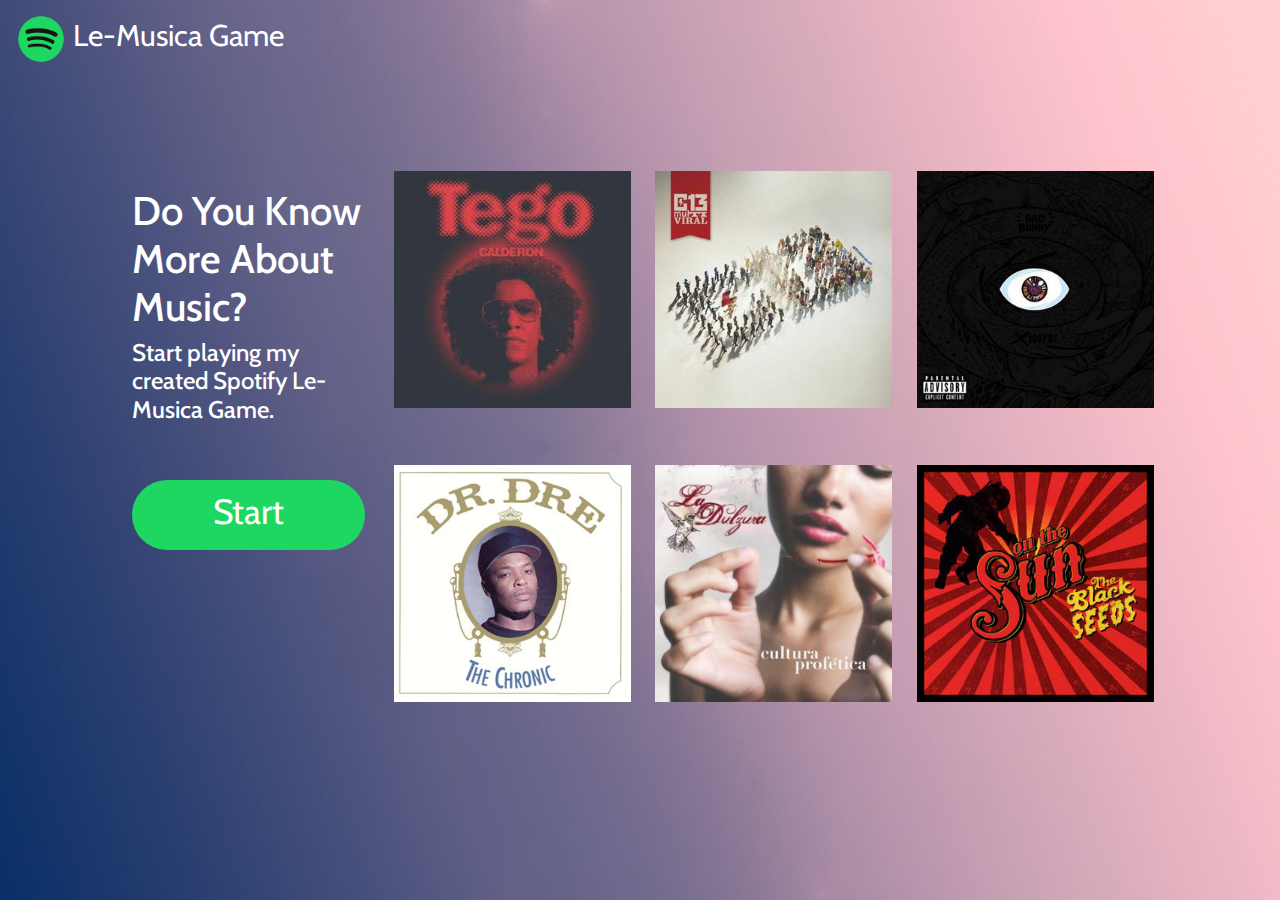
<file: www.lu.creatives/playground-dev/le-musica-game/index.html>
<!DOCTYPE html>
<html lang="en">

<head>
    <meta charset="UTF-8">
    <meta name="viewport" content="width=device-width, initial-scale=1.0">
    <meta http-equiv="X-UA-Compatible" content="ie=edge">
    <title>Le-Musica Game</title>
    <link rel="stylesheet" href="https://stackpath.bootstrapcdn.com/bootstrap/4.2.1/css/bootstrap.min.css">
    <link rel="stylesheet" href="./assets/css/style.css">
    <link href="https://fonts.googleapis.com/css?family=Cabin:700" rel="stylesheet">
</head>

<body>

    <nav class="navbar navbar-white">
        <a class="navbar-brand" href="https://www.linkedin.com/in/lulamile-mkhungela/" target="_blank">
            <img src="./assets/images/spotifyLogo.png" width="50" height="50" alt="spotifyLogo">
            Le-Musica Game
        </a>
    </nav>

    <div class="container">

        <div class="jumbotron">

            <div class="container">
                <div class="row">
                    <div class="col-lg-3">
                        <p>
                            <h1>Do You Know More About Music?</h1>
                            <h4>Start playing my created Spotify Le-Musica Game.</h4>
                        </p>
                    </div>

                    <div class="col-lg-3">
                        <img src="./assets/images/Tego_Calderón_-_El_Abayarde.jpg" width="237" height="237"
                            alt="Tego Calderon">
                    </div>

                    <div class="col-lg-3">
                        <img src="./assets/images/Multiviralcalle13.jpg" width="237" height="237" alt="Calle 13">
                    </div>

                    <div class="col-lg-3">
                        <img src="./assets/images/X100pre.jpg" width="237" height="237" alt="Bad Bunny">
                    </div>
                </div>
                <br>

                <div class="row">
                    <div class="col-lg-3">
                        <a id="startButton" class="btn btn-lg btn-green btn-cta" role="button"
                            href="./le-musica-game.html">Start</a>
                    </div>

                    <div class="col-lg-3">
                        <img src="./assets/images/Dr.DreTheChronic.jpg" width="237" height="237" alt="Dr Dre">
                    </div>

                    <div class="col-lg-3">
                        <img src="./assets/images/La_Dulzura_cover.jpg" width="237" height="237"
                            alt="Cultura Profetica">
                    </div>

                    <div class="col-lg-3">
                        <img src="./assets/images/BlackSeeds_Sun.jpg" width="237" height="237" alt="The Black Seeds">
                    </div>
                </div>
            </div>
        </div>
    </div>
    <!--    JavaScript Links-->
    <script>
        document.addEventListener('contextmenu', function (e) {
            e.preventDefault();
        });
    </script>
    <script type="text/javascript" src="https://cdnjs.cloudflare.com/ajax/libs/jquery/3.2.1/jquery.min.js"></script>
    <script type="text/javascript" src="./assets/javascript/app.js"></script>
</body>

</html>
</file>
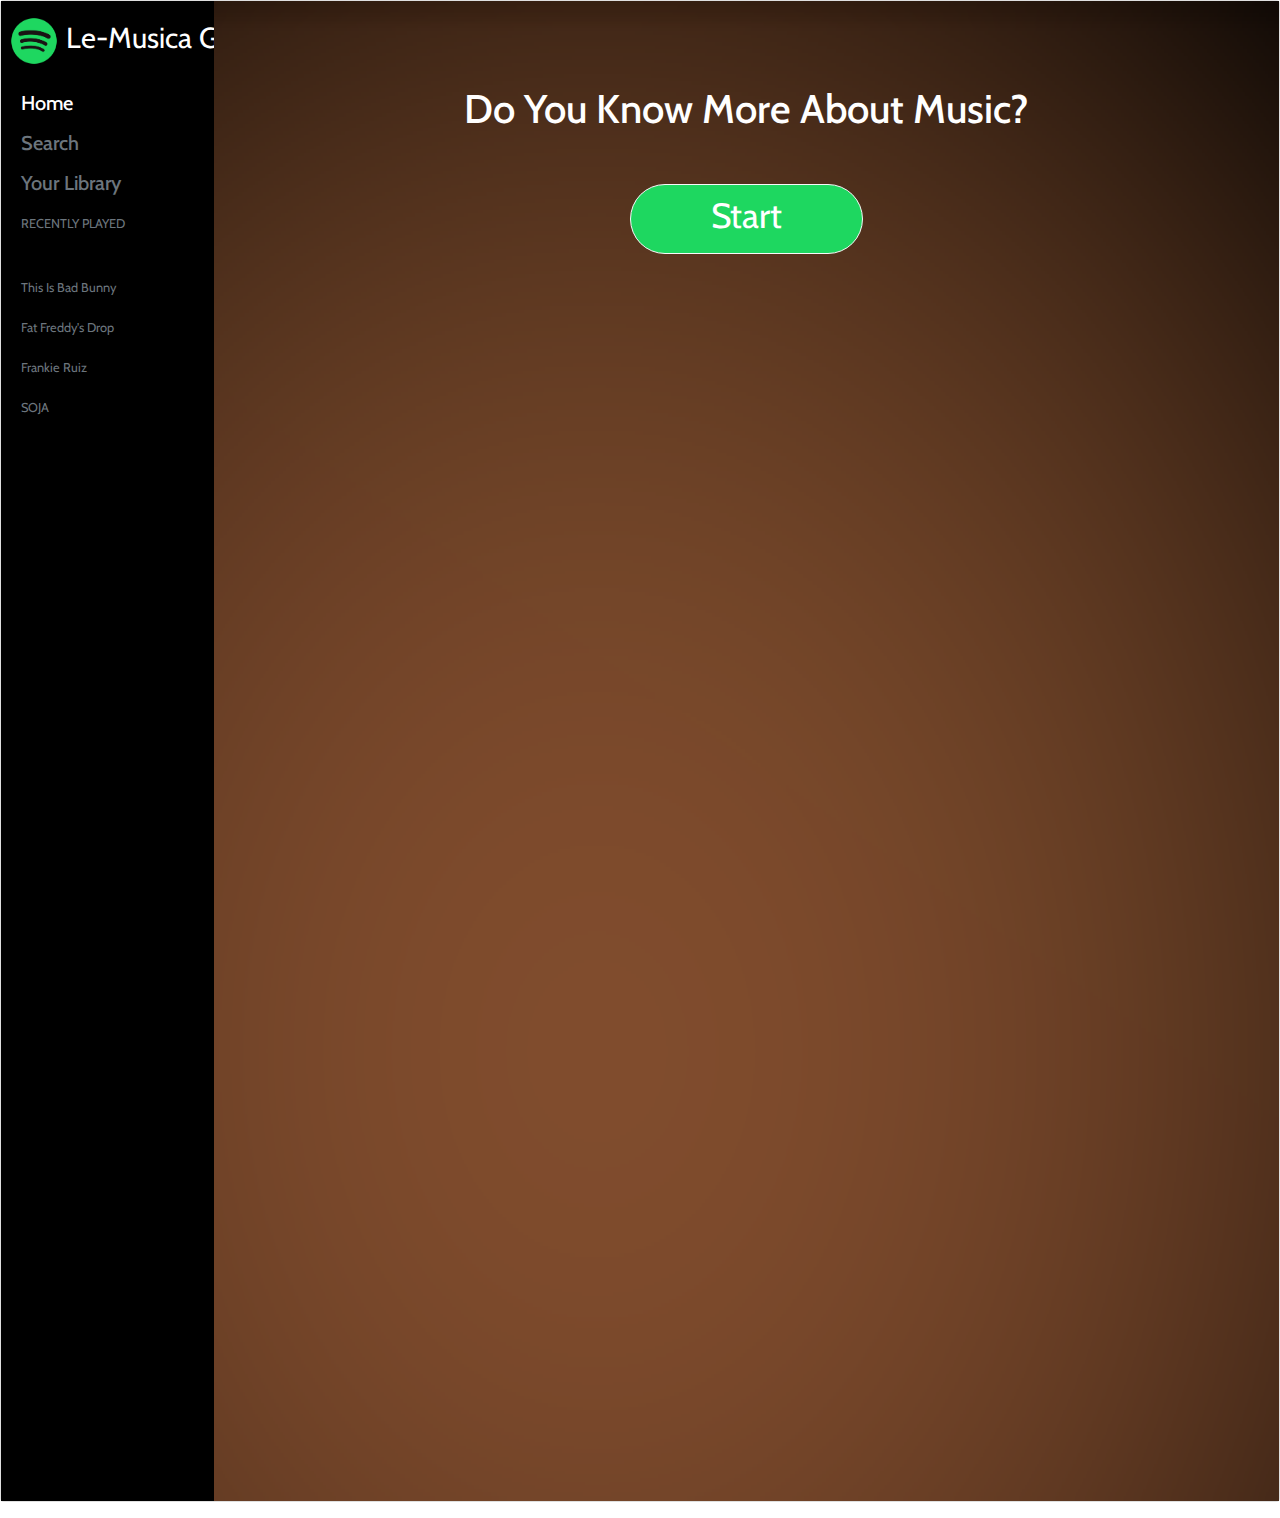
<file: www.lu.creatives/playground-dev/le-musica-game/le-musica-game.html>
<!DOCTYPE html>
<html lang="en">

<head>
  <meta charset="UTF-8">
  <meta name="viewport" content="width=device-width, initial-scale=1.0">
  <meta http-equiv="X-UA-Compatible" content="ie=edge">
  <title>Le-Musica Game</title>
  <link rel="stylesheet" href="https://stackpath.bootstrapcdn.com/bootstrap/4.2.1/css/bootstrap.min.css">
  <link rel="stylesheet" href="./assets/css/style2.css">
  <link href="https://fonts.googleapis.com/css?family=Cabin:700" rel="stylesheet">
</head>

<body>
  <!--  Spotify SideBar Style -->
  <div class="card mb-3" style="max-width: 100%;">
    <div class="row no-gutters">
      <div class="col-lg-2">

        <a class="navbar-brand" href="https://www.linkedin.com/in/lulamile-mkhungela/" target="_blank">
          <img src="./assets/images/spotifyLogo.png" width="50" height="50" alt="spotifyLogo">
          Le-Musica Game
        </a>
        <div class="card-body">
          <h5 class="card-title">Home</h5>
          <p class="card-text">
            <h5 class="text-muted">Search</h5>
          </p>
          <p class="card-text">
            <h5 class="text-muted">Your Library</h5>
          </p>
          <p class="card-text"><small class="text-muted">RECENTLY PLAYED</small></p>
          <br>
          <p class="card-text"><small class="text-muted">This Is Bad Bunny</small></p>
          <p class="card-text"><small class="text-muted">Fat Freddy's Drop</small></p>
          <p class="card-text"><small class="text-muted">Frankie Ruiz</small></p>
          <p class="card-text"><small class="text-muted">SOJA</small></p>

        </div>
      </div>

      <!--  Le-Musica Game Header -->
      <div class="col-lg-10">
        <div class="container">
          <div class="card-body">
            <div class="jumbotron">
              <h1 class="card-title">Do You Know More About Music?</h1>

              <br>

              <button id="start" class="btn btn-light btn-lg startButton">Start</button>
              <p id="timeRemaining"> </p>
              <p id="LeMusicaGame"></p>
              <button id="submit" class="btn btn-success btn-lg">Submit Quiz</button>
              <p id="Results"></p>
              <button id="playAgain" class="btn btn-success btn-lg">Play Again?</button>
            </div>
          </div>
        </div>
      </div>
    </div>
  </div>
  <!--    JavaScript Links-->
  <script>
    document.addEventListener('contextmenu', function (e) {
        e.preventDefault();
    });
</script>
  <script type="text/javascript" src="https://cdnjs.cloudflare.com/ajax/libs/jquery/3.2.1/jquery.min.js"></script>
  <script type="text/javascript" src="./assets/javascript/app.js"></script>
</body>

</html>
</file>
<file: www.lu.creatives/playground-dev/le-musica-game/assets/css/style.css>
body{
    background-image: url(../images/cover.jpg);
    background-position: top center;
    background-repeat: no-repeat;
    background-size: 100%;
    font-family: 'Cabin', sans-serif;
    
}

.navbar-brand{
    font-family: 'Cabin', sans-serif;
    color: #fff;
    font-size: 30px;

}

.container{
    text-align: left;
    font-family: 'Cabin', sans-serif;
  
    
}

.jumbotron{
    background-color:transparent;
    margin-top: 30px;
    text-align: left;
    margin-bottom: 30px;
    border: none;
}


#startButton{
    background-color: #1ED760;
    color: #fff;
    font-size: 35px;
    text-align: center;
    padding: 5px 80px 10px;
    border-radius: 500px;
    margin-top: 15px;
    margin-bottom: 15px;
    
}

h1, h2, h4{
    color: #fff;
    
}



@media(max-width: 1300px){



    body{
        background-size: 1300px 1100px;
    }
    
    
    }

    @media(max-width: 500px){
        body{
            background-size: 500px 2100px;
        }

        .container{
            text-align: center;
    }
  
    
    .col-lg-3{
        padding-top: 10px;
        padding-bottom: 10px;
    
    }

    #botton{
        margin-top: 0px;
    }

    .navbar{
        background-color: black;
    }
    
    }
</file>
<file: www.lu.creatives/playground-dev/le-musica-game/assets/css/style2.css>
body{
    font-family: 'Cabin', sans-serif;
    color: #fff;
    background-size: cover;
}

.col-lg-2{
    background-color: black;
    padding-top: 10px;
    padding-left: 10px;
    height: 1500px; 
}

.col-lg-10{
    background-image: url(../images/secondBackground.png);
    background-position: top center;
    background-repeat: no-repeat;
    background-size: cover;
    
}

.container{
    text-align: center;
    font-family: 'Cabin', sans-serif;
    background-color: transparent;
}

.jumbotron{
    background-color: transparent;
}

.navbar-brand{
    padding-left: 8px;
    font-family: 'Cabin', sans-serif;
    color: #fff;
    font-size: 29px;
}

.seperateQuestions{
    padding: 20px;
    font-weight: bold;
    font-size: 16px;
    
}

.startButton, #submit, #playAgain{
    background-color: #1ED760;
    color: #fff;
    font-size: 35px;
    text-align: center;
    padding: 5px 80px 10px;
    border-radius: 500px;
    margin-top: 15px;
    margin-bottom: 15px;
}










@media(max-width: 1300px){



    .col-lg-10{
        background-size: 1300px 2100px;
    }
    
    
    
    }

    @media(max-width: 500px){
        .col-lg-10{
            background-size: 500px 2100px;
        }

        .col-lg-2{
            height: 250px;
        }
        
    }
</file>
